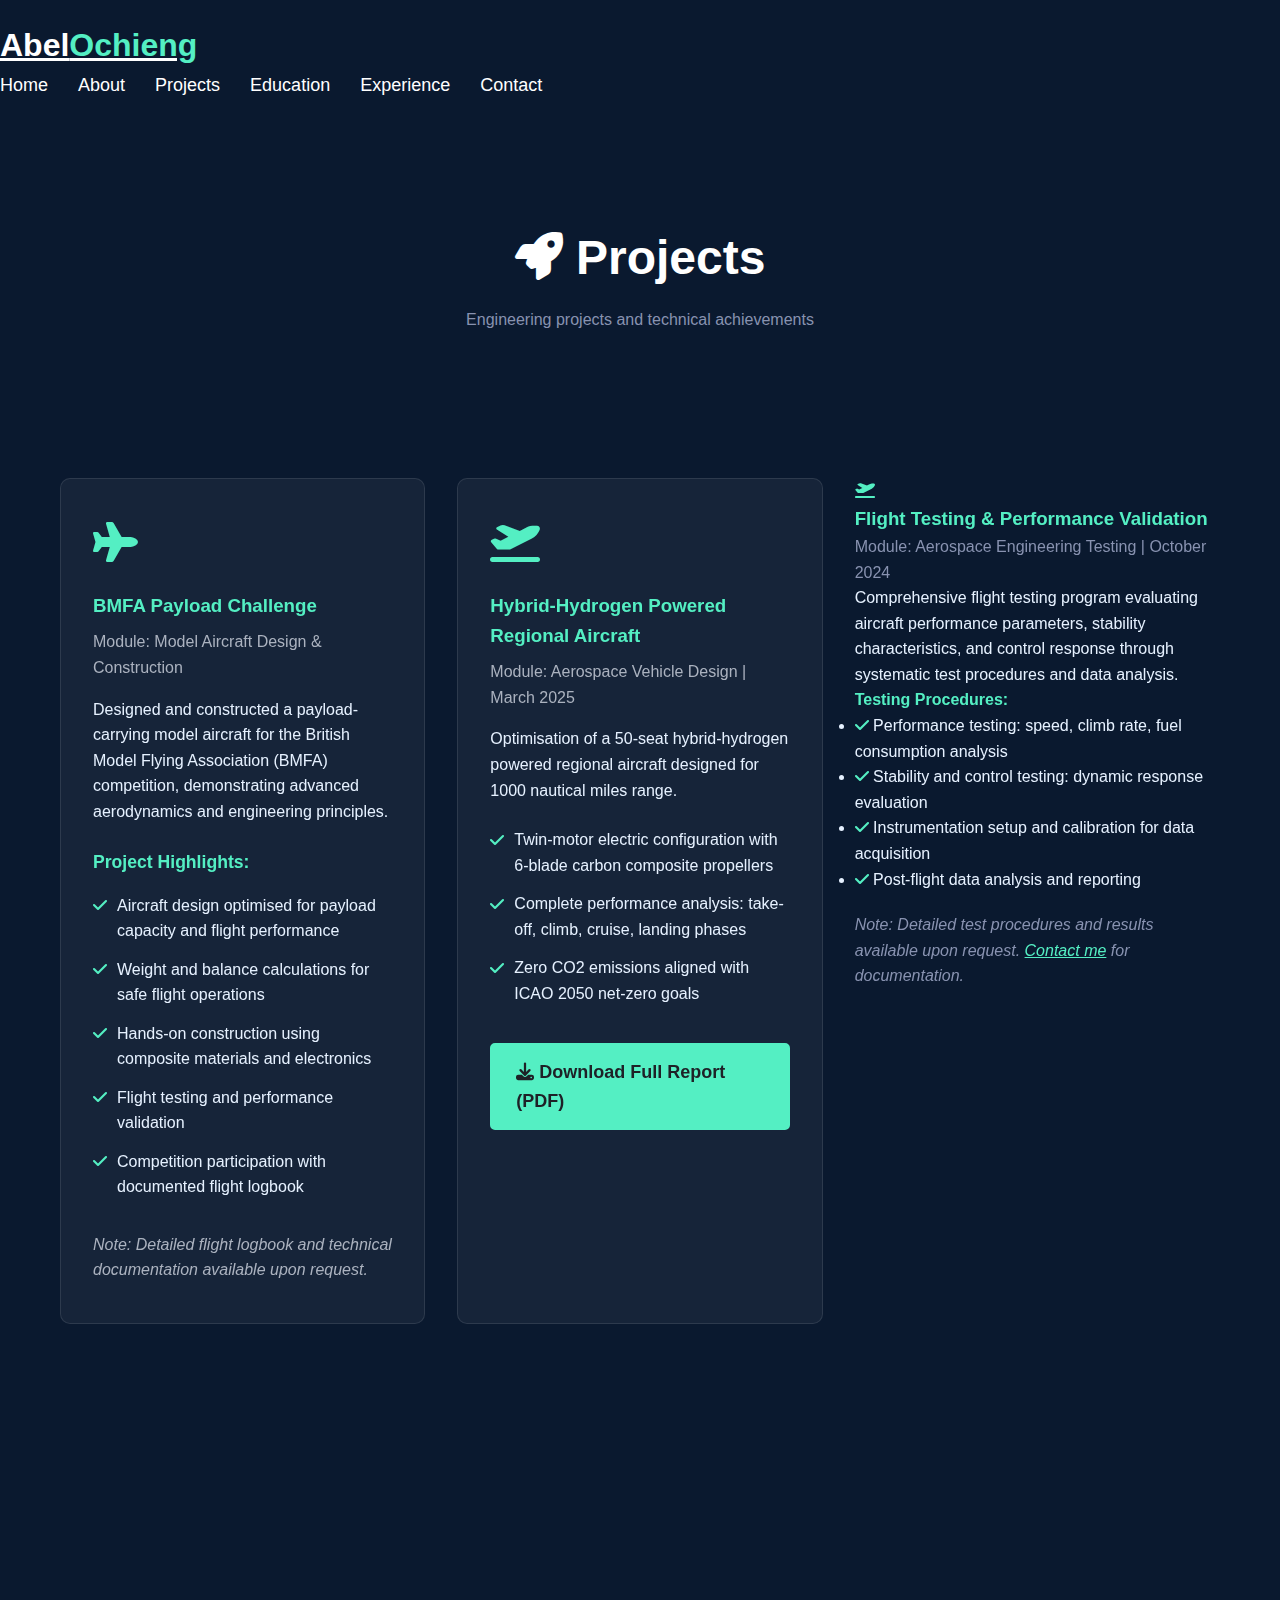
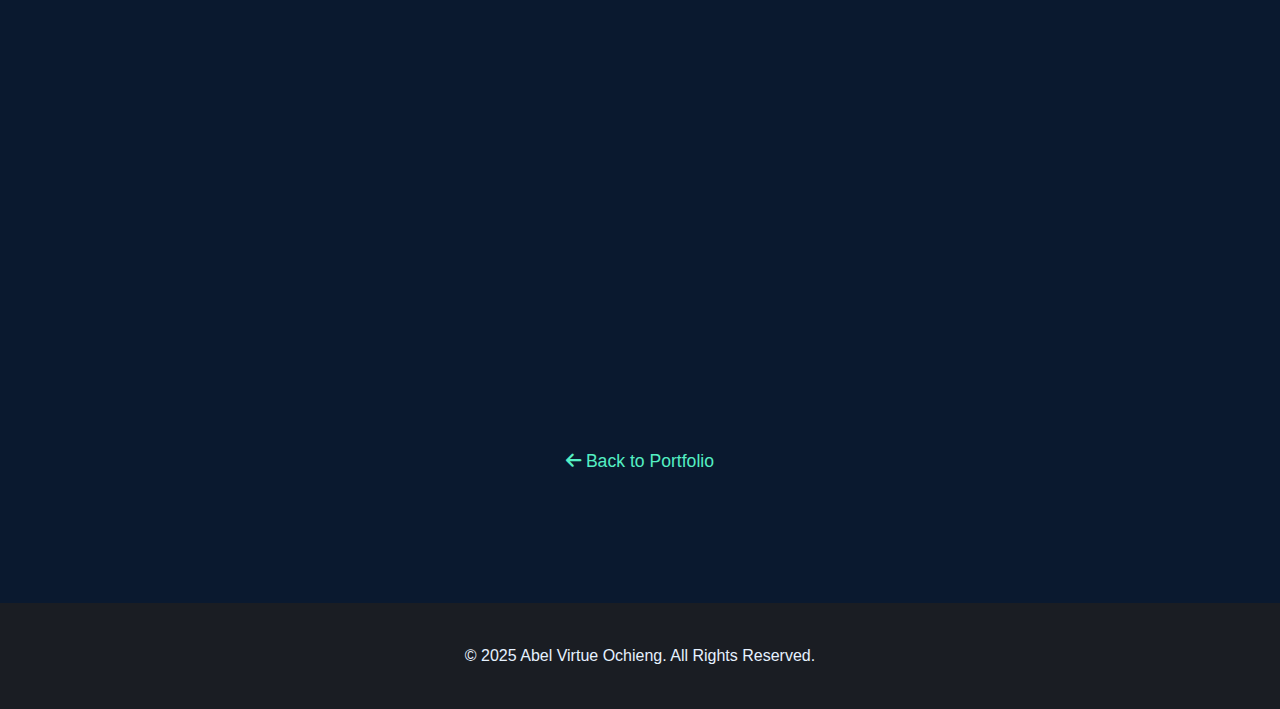
<file: academic-projects.html>
<!DOCTYPE html>
<html lang="en">
<head>
    <meta charset="UTF-8">
    <meta name="viewport" content="width=device-width, initial-scale=1.0">
    <title>Projects | Abel Virtue Ochieng</title>
    
    <style>
/* Reset and Base Styles */
* {
    margin: 0;
    padding: 0;
    box-sizing: border-box;
}

:root {
    --primary-color: #0a192f;
    --secondary-color: #64ffda;
    --accent-color: #54efc3;
    --text-color: #e6f1ff;
    --text-muted: #8892b0;
    --bg-dark: #0a192f;
    --bg-light: #112240;
    --card-bg: #1a2744;
}

html {
    scroll-behavior: smooth;
}

body {
    font-family: 'Segoe UI', Tahoma, Geneva, Verdana, sans-serif;
    background-color: var(--bg-dark);
    color: var(--text-color);
    line-height: 1.6;
    overflow-x: hidden;
}

.container {
    max-width: 1200px;
    margin: 0 auto;
    padding: 0 20px;
}

/* Header Section */
#header {
    width: 100%;
    height: 100vh;
    background-image: linear-gradient(rgba(0,0,0,0.7), rgba(0,0,0,0.7)), url('header-bg.jpg');
    background-size: cover;
    background-position: center;
    position: relative;
}

nav {
    display: flex;
    align-items: center;
    justify-content: space-between;
    padding: 20px 0;
    flex-wrap: wrap;
}

.logo {
    font-size: 32px;
    font-weight: 700;
    color: #fff;
    cursor: pointer;
}

.logo span {
    color: var(--accent-color);
}

nav ul {
    display: flex;
    list-style: none;
    flex-wrap: wrap;
    gap: 30px;
}

nav ul li a {
    color: #fff;
    text-decoration: none;
    font-size: 18px;
    position: relative;
    transition: all 0.3s;
}

nav ul li a:hover {
    color: var(--accent-color);
}

nav ul li a::after {
    content: '';
    width: 0;
    height: 3px;
    background: var(--accent-color);
    position: absolute;
    left: 0;
    bottom: -6px;
    transition: 0.5s;
}

nav ul li a:hover::after {
    width: 100%;
}

.header-text {
    margin-top: 15%;
    font-size: 20px;
}

.header-text h1 {
    font-size: 60px;
    margin-top: 20px;
    line-height: 1.2;
}

.header-text h1 span {
    color: var(--accent-color);
}

.header-text p {
    margin: 10px 0;
    font-size: 18px;
    color: var(--text-muted);
}

/* Mobile menu icons */
nav .fas {
    display: none;
}

/* About Section */
#about {
    padding: 80px 0;
    background: var(--bg-light);
}

.row {
    display: flex;
    justify-content: space-between;
    flex-wrap: wrap;
    gap: 40px;
}

.about-col-1 {
    flex-basis: 35%;
}

.about-col-1 img {
    width: 100%;
    border-radius: 15px;
}

.about-col-2 {
    flex-basis: 60%;
}

.sub-title {
    font-size: 42px;
    font-weight: 600;
    color: #fff;
    margin-bottom: 20px;
}

.about-col-2 p {
    margin-bottom: 15px;
    color: var(--text-muted);
}

/* Skills Tabs */
.skills {
    margin-top: 40px;
}

.skills h3 {
    font-size: 28px;
    margin-bottom: 20px;
}

.tab-titles {
    display: flex;
    margin: 20px 0 40px;
    flex-wrap: wrap;
    gap: 15px;
}

.tab-links {
    font-size: 18px;
    font-weight: 500;
    cursor: pointer;
    position: relative;
    padding: 10px 20px;
    background: rgba(100, 255, 218, 0.1);
    border-radius: 5px;
    transition: all 0.3s;
}

.tab-links:hover {
    background: rgba(100, 255, 218, 0.2);
}

.tab-links.active-link {
    background: var(--accent-color);
    color: var(--bg-dark);
}

.tab-contents ul li {
    list-style: none;
    margin: 15px 0;
    font-size: 16px;
    color: var(--text-muted);
}

.tab-contents ul li span {
    color: var(--accent-color);
    font-size: 18px;
    font-weight: 600;
}

.tab-contents {
    display: none;
}

.tab-contents.active-tab {
    display: block;
}

/* Portfolio Section */
#portfolio {
    padding: 80px 0;
    background: var(--bg-dark);
}

.portfolio-list {
    display: grid;
    grid-template-columns: repeat(auto-fit, minmax(300px, 1fr));
    gap: 40px;
    margin-top: 50px;
}

.portfolio-list div {
    background: var(--card-bg);
    padding: 40px;
    border-radius: 10px;
    transition: all 0.3s;
    border: 1px solid rgba(100, 255, 218, 0.1);
}

.portfolio-list div:hover {
    background: var(--bg-light);
    transform: translateY(-10px);
    border-color: var(--accent-color);
}

.portfolio-list div i {
    font-size: 50px;
    margin-bottom: 20px;
    display: block;
}

.portfolio-list div h2 {
    font-size: 26px;
    font-weight: 500;
    margin-bottom: 15px;
}

.portfolio-list div p {
    color: var(--text-muted);
    margin-bottom: 20px;
}

.portfolio-list div a {
    text-decoration: none;
    color: var(--accent-color);
    font-size: 16px;
    display: inline-block;
    margin-top: 15px;
    transition: all 0.3s;
}

.portfolio-list div a:hover {
    text-decoration: underline;
}

/* Contact Section */
#contact {
    padding: 80px 0;
    background: var(--bg-light);
}

.contact-left {
    flex-basis: 35%;
}

.contact-right {
    flex-basis: 60%;
}

.contact-left p {
    margin: 15px 0;
    font-size: 18px;
    color: var(--text-muted);
}

.contact-left p i {
    color: var(--accent-color);
    margin-right: 15px;
    font-size: 25px;
}

.social-icons {
    margin-top: 30px;
}

.social-icons a {
    text-decoration: none;
    font-size: 30px;
    margin-right: 15px;
    color: var(--text-muted);
    display: inline-block;
    transition: transform 0.5s;
}

.social-icons a:hover {
    color: var(--accent-color);
    transform: translateY(-5px);
}

.contact-right form {
    width: 100%;
}

form input, form textarea {
    width: 100%;
    border: 0;
    outline: none;
    background: var(--bg-dark);
    padding: 15px;
    margin: 15px 0;
    color: #fff;
    font-size: 18px;
    border-radius: 6px;
}

.btn {
    display: inline-block;
    background: var(--accent-color);
    color: var(--bg-dark);
    padding: 14px 60px;
    font-size: 18px;
    margin-top: 20px;
    cursor: pointer;
    border-radius: 6px;
    border: 2px solid var(--accent-color);
    transition: all 0.5s;
    font-weight: 600;
}

.btn:hover {
    background: transparent;
    color: var(--accent-color);
}

.btn2 {
    display: inline-block;
    background: transparent;
}

#msg {
    color: var(--accent-color);
    margin-top: 10px;
    display: block;
}

.copyright {
    width: 100%;
    text-align: center;
    padding: 25px 0;
    background: var(--bg-dark);
    font-weight: 300;
    margin-top: 20px;
}

/* Timeline styles for education/employment */
.timeline {
    padding: 50px 0;
}

.timeline-container {
    position: relative;
    max-width: 1200px;
    margin: 0 auto;
    padding: 40px 0;
}

.timeline-container::after {
    content: '';
    position: absolute;
    width: 6px;
    background: var(--accent-color);
    top: 0;
    bottom: 0;
    left: 50%;
    margin-left: -3px;
}

.timeline-item {
    padding: 20px 40px;
    position: relative;
    background: var(--card-bg);
    border-radius: 6px;
    margin-bottom: 30px;
    border: 1px solid rgba(100, 255, 218, 0.2);
}

.timeline-item h3 {
    color: var(--accent-color);
    margin-bottom: 10px;
}

.timeline-item h4 {
    color: var(--text-muted);
    margin-bottom: 15px;
}

.timeline-item ul {
    list-style-position: inside;
    color: var(--text-muted);
}

.timeline-item ul li {
    margin: 8px 0;
}

.timeline-date {
    color: var(--accent-color);
    font-weight: 600;
    margin-bottom: 10px;
}

.page-header {
    background: var(--bg-dark);
    padding: 100px 0 50px;
    text-align: center;
}

.page-header h1 {
    font-size: 48px;
    color: #fff;
}

.page-header p {
    color: var(--text-muted);
    margin-top: 10px;
}

/* Responsive */
@media only screen and (max-width: 768px) {
    .header-text {
        margin-top: 40%;
        font-size: 16px;
    }
    
    .header-text h1 {
        font-size: 36px;
    }
    
    nav .fas {
        display: block;
        font-size: 25px;
        color: #fff;
        cursor: pointer;
    }
    
    nav ul {
        background: var(--bg-light);
        position: fixed;
        top: 0;
        right: -200px;
        width: 200px;
        height: 100vh;
        padding-top: 50px;
        z-index: 2;
        transition: right 0.5s;
        flex-direction: column;
    }
    
    nav ul li {
        display: block;
        margin: 25px;
    }
    
    nav ul .fas {
        position: absolute;
        top: 25px;
        left: 25px;
        cursor: pointer;
    }
    
    .about-col-1, .about-col-2 {
        flex-basis: 100%;
    }
    
    .contact-left, .contact-right {
        flex-basis: 100%;
    }
    
    .sub-title {
        font-size: 32px;
    }
    
    .timeline-container::after {
        left: 31px;
    }
}
    </style><link rel="stylesheet" href="https://cdnjs.cloudflare.com/ajax/libs/font-awesome/6.4.0/css/all.min.css">
    <link href="https://unpkg.com/aos@next/dist/aos.css" rel="stylesheet">
</head>
<body>

<nav>
    <div class="nav-container">
        <a href="index.html" class="logo">Abel<span>Ochieng</span></a>
        <ul id="sidemenu">
            <li><a href="index.html#home">Home</a></li>
            <li><a href="index.html#about">About</a></li>
            <li><a href="academic-projects.html" class="active">Projects</a></li>
            <li><a href="education-history.html">Education</a></li>
            <li><a href="employment-history.html">Experience</a></li>
            <li><a href="index.html#contact">Contact</a></li>
            <i class="fas fa-times" onclick="closemenu()"></i>
        </ul>
        <i class="fas fa-bars" onclick="openmenu()"></i>
    </div>
</nav>

<!-- Page Header -->
<section class="page-header">
    <h1><i class="fas fa-rocket"></i> Projects</h1>
    <p>Engineering projects and technical achievements</p>
</section>

<!-- Projects Section -->
<section class="projects" style="padding: 4rem 0;">
    <div class="container">
        
        <div class="projects-grid" style="display: grid; grid-template-columns: repeat(auto-fit, minmax(300px, 1fr)); gap: 2rem; margin-top: 2rem;">
            
            <!-- BMFA Payload Challenge Project -->
            <div class="project-card" data-aos="fade-up" data-aos-duration="800" style="background: rgba(255, 255, 255, 0.05); padding: 2rem; border-radius: 10px; border: 1px solid rgba(255, 255, 255, 0.1);">
                <div class="project-icon" style="font-size: 2.5rem; color: #54efc3; margin-bottom: 1rem;">
                    <i class="fas fa-plane"></i>
                </div>
                <h3 style="color: #54efc3; margin-bottom: 0.5rem;">BMFA Payload Challenge</h3>
                <p class="project-module" style="color: #abb2bf; margin-bottom: 1rem;">Module: Model Aircraft Design & Construction</p>
                <p class="project-desc" style="margin-bottom: 1.5rem;">Designed and constructed a payload-carrying model aircraft for the British Model Flying Association (BMFA) competition, demonstrating advanced aerodynamics and engineering principles.</p>
                
                <h4 style="color: #54efc3; font-size: 1.1rem; margin: 1.5rem 0 1rem;">Project Highlights:</h4>
                <ul class="project-highlights" style="list-style: none; padding: 0;">
                    <li style="margin: 0.8rem 0; padding-left: 1.5rem; position: relative;">
                        <i class="fas fa-check" style="position: absolute; left: 0; color: #54efc3; top: 0.3rem;"></i>
                        Aircraft design optimised for payload capacity and flight performance
                    </li>
                    <li style="margin: 0.8rem 0; padding-left: 1.5rem; position: relative;">
                        <i class="fas fa-check" style="position: absolute; left: 0; color: #54efc3; top: 0.3rem;"></i>
                        Weight and balance calculations for safe flight operations
                    </li>
                    <li style="margin: 0.8rem 0; padding-left: 1.5rem; position: relative;">
                        <i class="fas fa-check" style="position: absolute; left: 0; color: #54efc3; top: 0.3rem;"></i>
                        Hands-on construction using composite materials and electronics
                    </li>
                    <li style="margin: 0.8rem 0; padding-left: 1.5rem; position: relative;">
                        <i class="fas fa-check" style="position: absolute; left: 0; color: #54efc3; top: 0.3rem;"></i>
                        Flight testing and performance validation
                    </li>
                    <li style="margin: 0.8rem 0; padding-left: 1.5rem; position: relative;">
                        <i class="fas fa-check" style="position: absolute; left: 0; color: #54efc3; top: 0.3rem;"></i>
                        Competition participation with documented flight logbook
                    </li>
                </ul>
                
                <div style="margin-top: 2rem;">
                    <p style="color: #abb2bf; font-style: italic; margin-bottom: 0.5rem;">Note: Detailed flight logbook and technical documentation available upon request.</p>
                </div>
            </div>

            <!-- Hybrid-Hydrogen Aircraft -->
            <div class="project-card" data-aos="fade-up" data-aos-duration="800" data-aos-delay="100" style="background: rgba(255, 255, 255, 0.05); padding: 2rem; border-radius: 10px; border: 1px solid rgba(255, 255, 255, 0.1);">
                <div class="project-icon" style="font-size: 2.5rem; color: #54efc3; margin-bottom: 1rem;">
                    <i class="fas fa-plane-departure"></i>
                </div>
                <h3 style="color: #54efc3; margin-bottom: 0.5rem;">Hybrid-Hydrogen Powered Regional Aircraft</h3>
                <p class="project-module" style="color: #abb2bf; margin-bottom: 1rem;">Module: Aerospace Vehicle Design | March 2025</p>
                <p class="project-desc" style="margin-bottom: 1.5rem;">Optimisation of a 50-seat hybrid-hydrogen powered regional aircraft designed for 1000 nautical miles range.</p>
                
                <ul class="project-highlights" style="list-style: none; padding: 0;">
                    <li style="margin: 0.8rem 0; padding-left: 1.5rem; position: relative;">
                        <i class="fas fa-check" style="position: absolute; left: 0; color: #54efc3; top: 0.3rem;"></i>
                        Twin-motor electric configuration with 6-blade carbon composite propellers
                    </li>
                    <li style="margin: 0.8rem 0; padding-left: 1.5rem; position: relative;">
                        <i class="fas fa-check" style="position: absolute; left: 0; color: #54efc3; top: 0.3rem;"></i>
                        Complete performance analysis: take-off, climb, cruise, landing phases
                    </li>
                    <li style="margin: 0.8rem 0; padding-left: 1.5rem; position: relative;">
                        <i class="fas fa-check" style="position: absolute; left: 0; color: #54efc3; top: 0.3rem;"></i>
                        Zero CO2 emissions aligned with ICAO 2050 net-zero goals
                    </li>
                </ul>
                
                <a href="/reports/G3.Performance-Propulsion.Ochieng.20011451.pdf" class="btn" download style="display: inline-block; margin-top: 1.5rem; padding: 0.8rem 1.5rem; background: #54efc3; color: #1e2127; border-radius: 5px; text-decoration: none;">
                    <i class="fas fa-download"></i> Download Full Report (PDF)
                </a>
            </div>
        <!-- Project 3: Flight Testing -->
        <div class="project-card" data-aos="fade-up" data-aos-delay="200">
            <div class="project-icon">
                <i class="fas fa-plane-departure" style="color: var(--accent-color);"></i>
            </div>
            <h3 style="color: var(--accent-color);">Flight Testing & Performance Validation</h3>
            <p class="project-subtitle" style="color: var(--text-muted);">Module: Aerospace Engineering Testing | October 2024</p>
            
            <p>Comprehensive flight testing program evaluating aircraft performance parameters, stability characteristics, and control response through systematic test procedures and data analysis.</p>
            
            <div class="project-highlights">
                <h4 style="color: var(--accent-color);">Testing Procedures:</h4>
                <ul>
                    <li><i class="fas fa-check" style="color: var(--accent-color);"></i> Performance testing: speed, climb rate, fuel consumption analysis</li>
                    <li><i class="fas fa-check" style="color: var(--accent-color);"></i> Stability and control testing: dynamic response evaluation</li>
                    <li><i class="fas fa-check" style="color: var(--accent-color);"></i> Instrumentation setup and calibration for data acquisition</li>
                    <li><i class="fas fa-check" style="color: var(--accent-color);"></i> Post-flight data analysis and reporting</li>
                </ul>
            </div>

            <p style="color: var(--text-muted); font-style: italic; margin-top: 20px;">
                Note: Detailed test procedures and results available upon request. <a href="/#contact" style="color: var(--accent-color);">Contact me</a> for documentation.
            </p>
        </div>

        <!-- Project 4: Integrated Systems Reliability -->
        <div class="project-card" data-aos="fade-up" data-aos-delay="300">
            <div class="project-icon">
                <i class="fas fa-network-wired" style="color: var(--accent-color);"></i>
            </div>
            <h3 style="color: var(--accent-color);">Integrated Systems Reliability Analysis</h3>
            <p class="project-subtitle" style="color: var(--text-muted);">Module: Aerospace Systems Integration | November 2024</p>
            
            <p>Advanced reliability engineering study analyzing fault tolerance, redundancy systems, and failure mode effects analysis (FMEA) for integrated aerospace systems with focus on critical subsystem interactions.</p>
            
            <div class="project-highlights">
                <h4 style="color: var(--accent-color);">Analysis Components:</h4>
                <ul>
                    <li><i class="fas fa-check" style="color: var(--accent-color);"></i> Fault tree analysis (FTA) for system-level failure prediction</li>
                    <li><i class="fas fa-check" style="color: var(--accent-color);"></i> FMEA implementation for critical aircraft systems</li>
                    <li><i class="fas fa-check" style="color: var(--accent-color);"></i> Reliability block diagrams and Markov modeling</li>
                    <li><i class="fas fa-check" style="color: var(--accent-color);"></i> Redundancy optimization for safety-critical components</li>
                    <li><i class="fas fa-check" style="color: var(--accent-color);"></i> Monte Carlo simulation for probability assessment</li>
                </ul>
            </div>

            <p style="color: var(--text-muted); font-style: italic; margin-top: 20px;">
                Note: Full reliability analysis report and technical documentation available upon request. <a href="/#contact" style="color: var(--accent-color);">Contact me</a> for access.
            </p>
        </div>

        <!-- Project 5: Aerofoil Analysis -->
        <div class="project-card" data-aos="fade-up" data-aos-delay="400">
            <div class="project-icon">
                <i class="fas fa-wind" style="color: var(--accent-color);"></i>
            </div>
            <h3 style="color: var(--accent-color);">Aerofoil Analysis & Optimization</h3>
            <p class="project-subtitle" style="color: var(--text-muted);">Module: Aerodynamics & Flight Mechanics | September 2024</p>
            
            <p>Comprehensive computational and theoretical analysis of aerofoil performance characteristics, investigating lift-to-drag ratios, stall behavior, and pressure distribution optimization for various flight regimes.</p>
            
            <div class="project-highlights">
                <h4 style="color: var(--accent-color);">Analysis Methods:</h4>
                <ul>
                    <li><i class="fas fa-check" style="color: var(--accent-color);"></i> CFD simulation using ANSYS Fluent for flow visualization</li>
                    <li><i class="fas fa-check" style="color: var(--accent-color);"></i> Pressure coefficient distribution analysis</li>
                    <li><i class="fas fa-check" style="color: var(--accent-color);"></i> Boundary layer transition prediction and separation analysis</li>
                    <li><i class="fas fa-check" style="color: var(--accent-color);"></i> Lift and drag coefficient optimization across angle of attack range</li>
                    <li><i class="fas fa-check" style="color: var(--accent-color);"></i> Comparison with theoretical models and experimental data</li>
                </ul>
            </div>

            <p style="color: var(--text-muted); font-style: italic; margin-top: 20px;">
                Note: CFD results, analysis draft work, and computational data available upon request. <a href="/#contact" style="color: var(--accent-color);">Contact me</a> for documentation.
            </p>
        </div>

        <!-- Project 6: FEA Analysis -->
        <div class="project-card" data-aos="fade-up" data-aos-delay="500">
            <div class="project-icon">
                <i class="fas fa-cube" style="color: var(--accent-color);"></i>
            </div>
            <h3 style="color: var(--accent-color);">Finite Element Analysis (FEA) of Aircraft Structures</h3>
            <p class="project-subtitle" style="color: var(--text-muted);">Module: Structural Analysis & Materials | December 2024</p>
            
            <p>Detailed finite element analysis of aircraft structural components under various loading conditions, evaluating stress distribution, deformation, and safety factors to ensure structural integrity and optimal weight distribution.</p>
            
            <div class="project-highlights">
                <h4 style="color: var(--accent-color);">Analysis Scope:</h4>
                <ul>
                    <li><i class="fas fa-check" style="color: var(--accent-color);"></i> Static and dynamic stress analysis of wing structures</li>
                    <li><i class="fas fa-check" style="color: var(--accent-color);"></i> Fatigue life prediction under cyclic loading</li>
                    <li><i class="fas fa-check" style="color: var(--accent-color);"></i> Material property optimization for weight reduction</li>
                    <li><i class="fas fa-check" style="color: var(--accent-color);"></i> Von Mises stress distribution and failure criteria evaluation</li>
                    <li><i class="fas fa-check" style="color: var(--accent-color);"></i> Modal analysis for vibration characteristics</li>
                    <li><i class="fas fa-check" style="color: var(--accent-color);"></i> Safety factor verification against design requirements</li>
                </ul>
            </div>

            <p style="color: var(--text-muted); font-style: italic; margin-top: 20px;">
                Note: Complete FEA report with simulation results and structural recommendations available upon request. <a href="/#contact" style="color: var(--accent-color);">Contact me</a> for full documentation.
            </p>
        </div>

            
        </div>
        
        <div class="container" style="text-align: center; margin-top: 3rem;">
            <a href="index.html" class="back-link" style="color: #54efc3; text-decoration: none; font-size: 1.1rem;">
                <i class="fas fa-arrow-left"></i> Back to Portfolio
            </a>
        </div>
    </div>
</section>

<!-- Footer -->
<footer style="background: #1a1d23; padding: 2rem 0; text-align: center; margin-top: 4rem;">
    <div class="container">
        <p style="margin: 0.5rem 0;">© 2025 Abel Virtue Ochieng. All Rights Reserved.</p>
    </div>
</footer>

<script>
    var sidemenu = document.getElementById("sidemenu");
    function openmenu() {
        sidemenu.style.right = "0";
    }
    function closemenu() {
        sidemenu.style.right = "-200px";
    }
</script>

<script src="https://unpkg.com/aos@next/dist/aos.js"></script>
<script>
    AOS.init({
        offset: 100,
        duration: 1000,
        easing: 'ease-in-out',
        once: true
    });
</script>

</body>
</html>
</file>
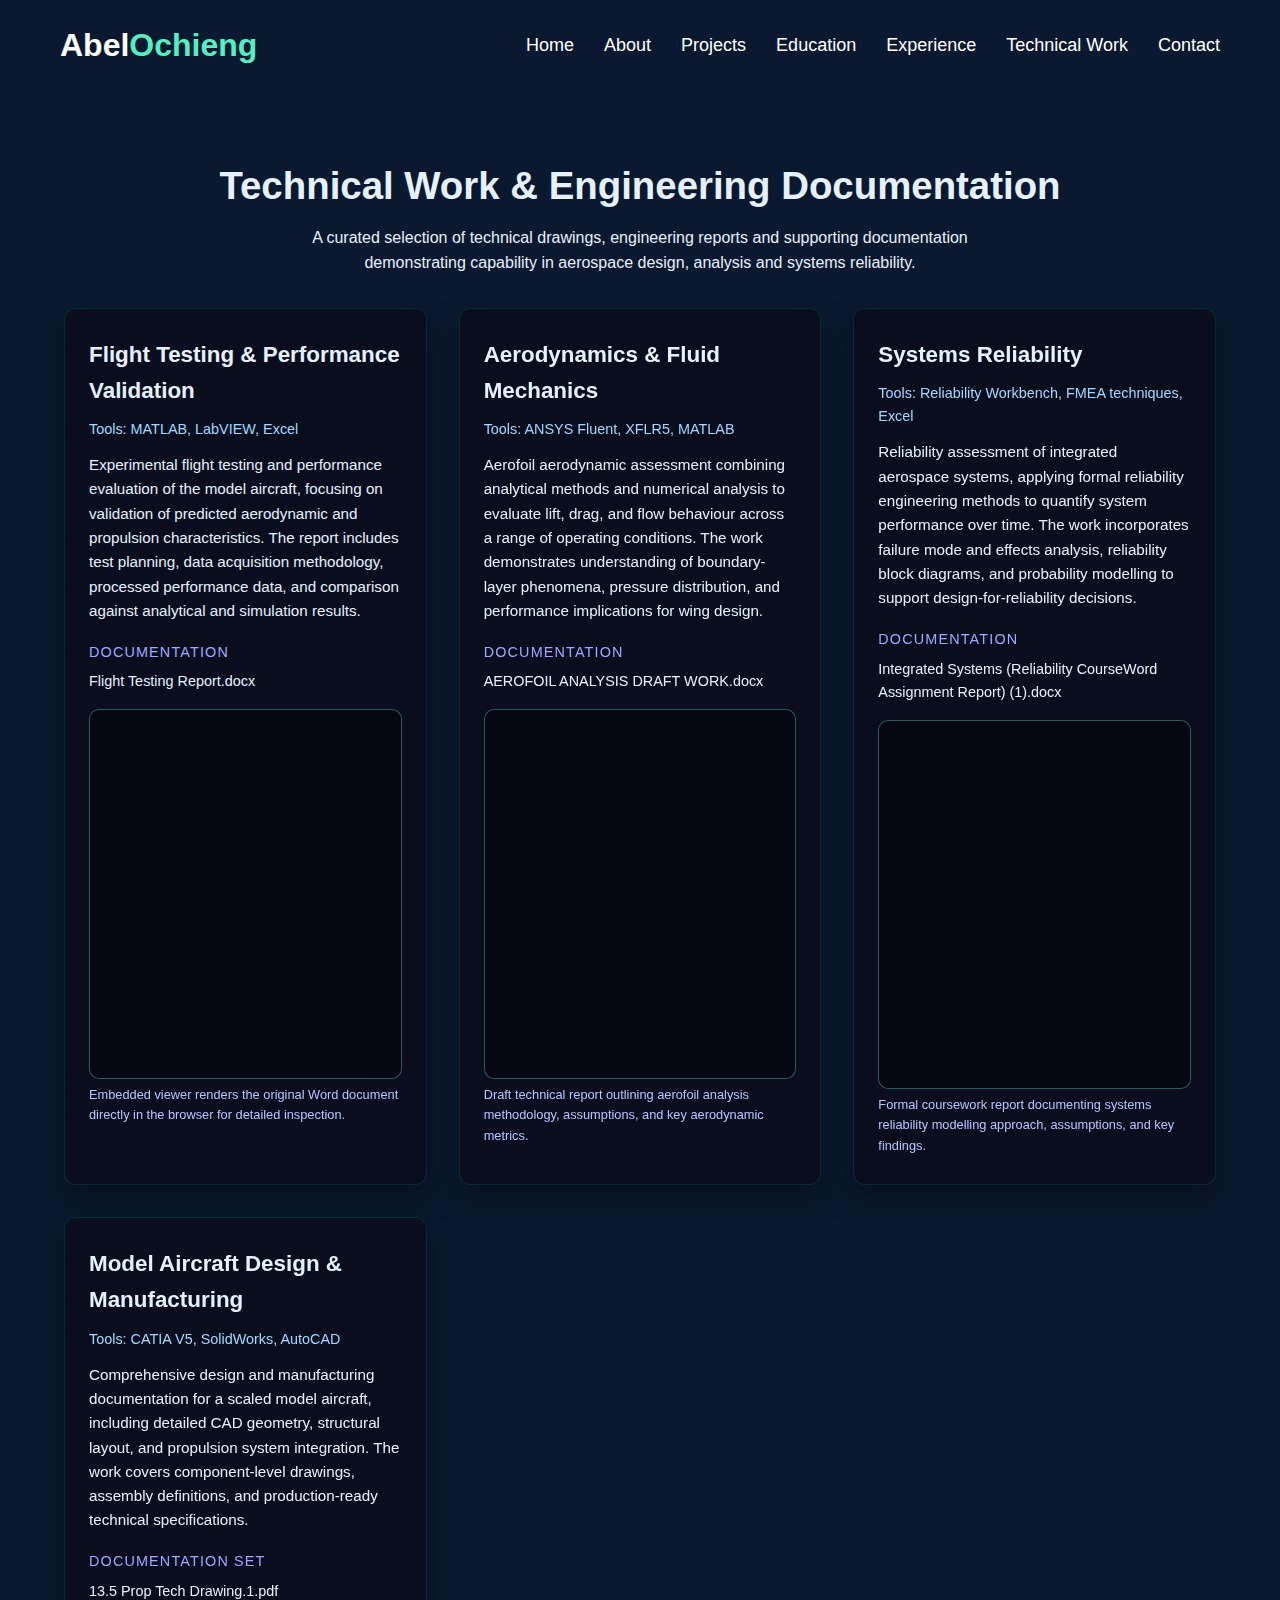
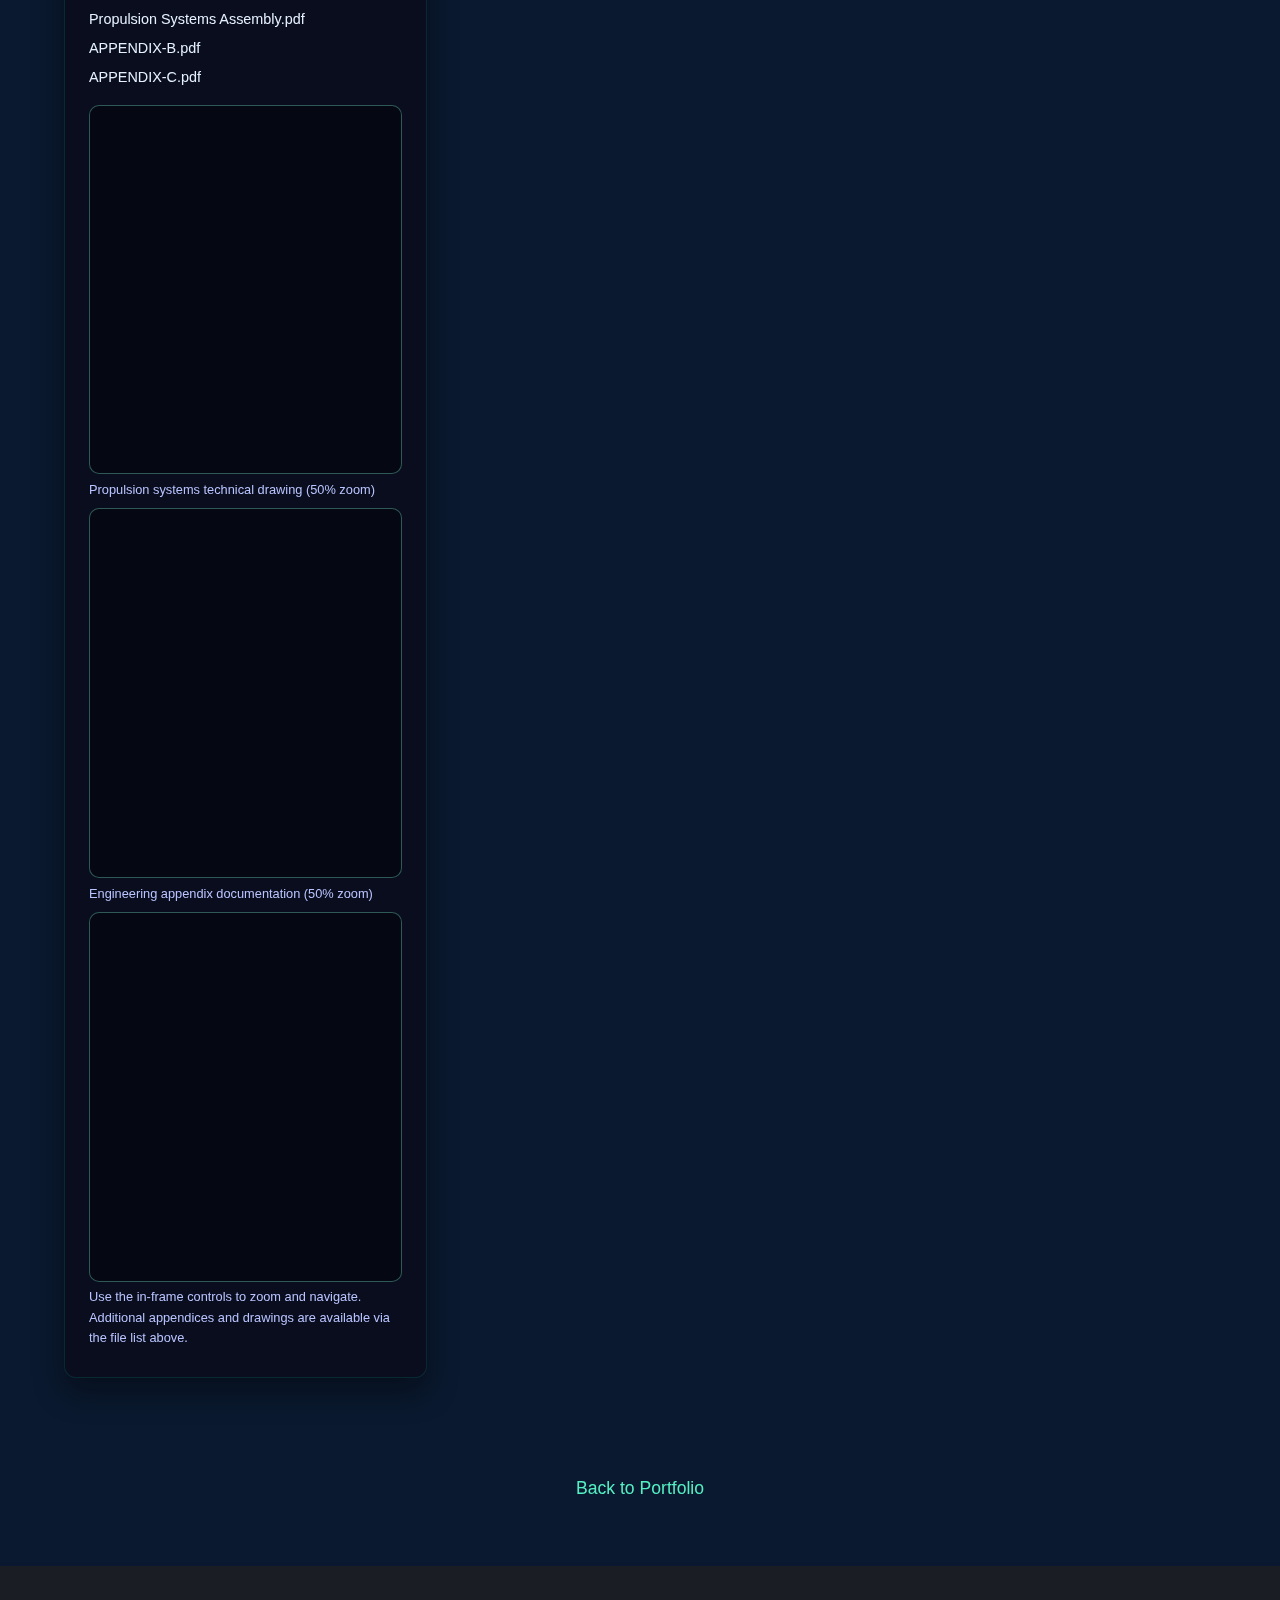
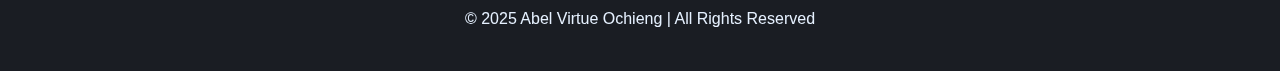
<file: technical-work.html>
<!DOCTYPE html>
<html lang="en">
<head>
    <meta charset="UTF-8">
    <title>Technical Work | Ochieng Virtue</title>
    <meta name="viewport" content="width=device-width, initial-scale=1.0">
    <link rel="stylesheet" href="main.css">
    <link rel="stylesheet" href="home.css">
    <style>
        /* Header Section */
#header {
    width: 100%;
    height: 100vh;
    background-image: linear-gradient(rgba(0,0,0,0.7), rgba(0,0,0,0.7)), url('header-bg.jpg');
    background-size: cover;
    background-position: center;
    position: relative;
}

nav {
    display: flex;
    align-items: center;
    justify-content: space-between;
    padding: 20px 0;
    flex-wrap: wrap;
}

.logo {
    font-size: 32px;
    font-weight: 700;
    color: #fff;
    cursor: pointer;
}

.logo span {
    color: var(--accent-color);
}

nav ul {
    display: flex;
    list-style: none;
    flex-wrap: wrap;
    gap: 30px;
}

nav ul li a {
    color: #fff;
    text-decoration: none;
    font-size: 18px;
    position: relative;
    transition: all 0.3s;
}

nav ul li a:hover {
    color: var(--accent-color);
}

nav ul li a::after {
    content: '';
    width: 0;
    height: 3px;
    background: var(--accent-color);
    position: absolute;
    left: 0;
    bottom: -6px;
    transition: 0.5s;
}

nav ul li a:hover::after {
    width: 100%;
}

.header-text {
    margin-top: 15%;
    font-size: 20px;
}

.header-text h1 {
    font-size: 60px;
    margin-top: 20px;
    line-height: 1.2;
}

.header-text h1 span {
    color: var(--accent-color);
}

.header-text p {
    margin: 10px 0;
    font-size: 18px;
    color: var(--text-muted);
}

/* Mobile menu icons */
nav .fas {
    display: none;
}
        /* Page-specific enhancements (kept minimal to blend with main.css) */
        .tech-page-hero {
            text-align: center;
            padding: 4rem 1.5rem 2rem;
        }
        .tech-page-hero h1 {
            font-size: 2.4rem;
            margin-bottom: 0.5rem;
        }
        .tech-page-hero p {
            max-width: 720px;
            margin: 0.5rem auto 0;
        }

        .tech-projects-grid {
            display: grid;
            grid-template-columns: repeat(auto-fit, minmax(280px, 1fr));
            gap: 2rem;
            padding: 0 1.5rem 3rem;
            max-width: 1200px;
            margin: 0 auto;
        }

        .tech-card {
            background: rgba(10, 12, 28, 0.9);
            border-radius: 12px;
            padding: 1.75rem 1.5rem;
            box-shadow: 0 14px 30px rgba(0, 0, 0, 0.4);
            border: 1px solid rgba(0, 255, 204, 0.12);
            transition: transform 0.25s ease, box-shadow 0.25s ease, border-color 0.25s ease;
        }
        .tech-card:hover {
            transform: translateY(-6px);
            box-shadow: 0 20px 45px rgba(0, 0, 0, 0.6);
            border-color: rgba(0, 255, 204, 0.4);
        }

        .tech-card h2 {
            font-size: 1.4rem;
            margin-bottom: 0.6rem;
        }

        .tech-meta {
            font-size: 0.9rem;
            color: #9fd9ff;
            margin-bottom: 0.75rem;
        }

        .tech-description {
            font-size: 0.95rem;
            line-height: 1.6;
            margin-bottom: 1.1rem;
        }

        .file-list-heading {
            font-size: 0.9rem;
            text-transform: uppercase;
            letter-spacing: 0.08em;
            color: #a0a8ff;
            margin-bottom: 0.4rem;
        }

        .file-list {
            list-style: none;
            padding: 0;
            margin: 0 0 1rem;
        }
        .file-list li {
            font-size: 0.9rem;
            margin-bottom: 0.35rem;
        }

        .file-list a {
            color: #7cf3d6;
            text-decoration: none;
        }
        .file-list a:hover {
            text-decoration: underline;
        }

        .viewer-container {
            margin-top: 0.5rem;
            border-radius: 10px;
            overflow: hidden;
            border: 1px solid rgba(124, 243, 214, 0.35);
            background: #050712;
        }
        .viewer-note {
            font-size: 0.8rem;
            color: #b8c4ff;
            margin-top: 0.35rem;
        }
        iframe {
            width: 100%;
            height: 360px;
            border: none;
        }

        @media (max-width: 768px) {
            .tech-page-hero {
                padding-top: 3rem;
            }
            iframe {
                height: 260px;
            }
        }
    </style>
</head>
<body>
    <!-- Navigation -->
    
    <div class="container">
    <nav>
            <div class="logo" data-aos="fade-down">Abel<span>Ochieng</span></div>
            <ul id="sidemenu">
                <li><a href="index.html#home">Home</a></li>
                <li><a href="index.html#about">About</a></li>
                <li><a href="index.html#projects">Projects</a></li>
                <li><a href="education-history.html">Education</a></li>
                <li><a href="employment-history.html" class="active">Experience</a></li>
                <li><a href="technical-work.html">Technical Work</a></li>
                <li><a href="index.html#contact">Contact</a></li>
                <i class="fas fa-times"></i>
            </ul>
            <i class="fas fa-bars"></i>
    </nav>
        </div>


<main>
    <section class="tech-page-hero">
        <h1>Technical Work & Engineering Documentation</h1>
        <p>
            A curated selection of technical drawings, engineering reports and supporting documentation
            demonstrating capability in aerospace design, analysis and systems reliability.
        </p>
    </section>

    <section class="tech-projects-grid">

        <!-- Flight Testing & Performance Validation -->
        <article class="tech-card">
            <h2>Flight Testing &amp; Performance Validation</h2>
            <p class="tech-meta">Tools: MATLAB, LabVIEW, Excel</p>
            <p class="tech-description">
                Experimental flight testing and performance evaluation of the model aircraft, focusing on validation of
                predicted aerodynamic and propulsion characteristics. The report includes test planning, data
                acquisition methodology, processed performance data, and comparison against analytical and simulation
                results.
            </p>

            <p class="file-list-heading">Documentation</p>
            <ul class="file-list">
                <li>Flight Testing Report.docx</li>
            </ul>

            <div class="viewer-container">
                <iframe 
                    src="https://view.officeapps.live.com/op/embed.aspx?src=https://ochiengvirtue-cyber.github.io/technical-work/Flight%20Testing%20Report.docx">
                </iframe>
            </div>
            <p class="viewer-note">
                Embedded viewer renders the original Word document directly in the browser for detailed inspection.
            </p>
        </article>

        <!-- Aerodynamics & Fluid Mechanics -->
        <article class="tech-card">
            <h2>Aerodynamics &amp; Fluid Mechanics</h2>
            <p class="tech-meta">Tools: ANSYS Fluent, XFLR5, MATLAB</p>
            <p class="tech-description">
                Aerofoil aerodynamic assessment combining analytical methods and numerical analysis to evaluate lift,
                drag, and flow behaviour across a range of operating conditions. The work demonstrates understanding of
                boundary-layer phenomena, pressure distribution, and performance implications for wing design.
            </p>

            <p class="file-list-heading">Documentation</p>
            <ul class="file-list">
                <li>AEROFOIL ANALYSIS DRAFT WORK.docx</li>
            </ul>

            <div class="viewer-container">
                <iframe 
                    src="https://view.officeapps.live.com/op/embed.aspx?src=https://ochiengvirtue-cyber.github.io/technical-work/AEROFOIL%20ANALYSIS%20DRAFT%20WORK.docx">
                </iframe>
            </div>
            <p class="viewer-note">
                Draft technical report outlining aerofoil analysis methodology, assumptions, and key aerodynamic metrics.
            </p>
        </article>

        <!-- Systems Reliability -->
        <article class="tech-card">
            <h2>Systems Reliability</h2>
            <p class="tech-meta">Tools: Reliability Workbench, FMEA techniques, Excel</p>
            <p class="tech-description">
                Reliability assessment of integrated aerospace systems, applying formal reliability engineering methods to
                quantify system performance over time. The work incorporates failure mode and effects analysis,
                reliability block diagrams, and probability modelling to support design-for-reliability decisions.
            </p>

            <p class="file-list-heading">Documentation</p>
            <ul class="file-list">
                <li>Integrated Systems (Reliability CourseWord Assignment Report) (1).docx</li>
            </ul>

            <div class="viewer-container">
                <iframe 
                    src="https://view.officeapps.live.com/op/embed.aspx?src=https://ochiengvirtue-cyber.github.io/technical-work/Integrated%20Systems%20(Reliability%20CourseWord%20Assignment%20Report)%20(1).docx">
                </iframe>
            </div>
            <p class="viewer-note">
                Formal coursework report documenting systems reliability modelling approach, assumptions, and key findings.
            </p>
        </article>

     <!-- Model Aircraft Design & Manufacturing -->
        <article class="tech-card">
            <h2>Model Aircraft Design &amp; Manufacturing</h2>
            <p class="tech-meta">Tools: CATIA V5, SolidWorks, AutoCAD</p>
            <p class="tech-description">
                Comprehensive design and manufacturing documentation for a scaled model aircraft, including detailed
                CAD geometry, structural layout, and propulsion system integration. The work covers component-level
                drawings, assembly definitions, and production-ready technical specifications.
            </p>

            <p class="file-list-heading">Documentation set</p>
            <ul class="file-list">
                <li>13.5 Prop Tech Drawing.1.pdf</li>
                <li>Propulsion Systems Assembly.pdf</li>
                <li>APPENDIX-B.pdf</li>
                <li>APPENDIX-C.pdf</li>
            </ul>
                        <div class="viewer-container">
                <iframe 
                    src="https://docs.google.com/gview?url=https://ochiengvirtue-cyber.github.io/technical-work/13.5%20Prop%20Tech%20Drawing.1.pdf&embedded=true&zoom=50">
                </iframe>
            </div>
            <p class="viewer-note">Propulsion systems technical drawing (50% zoom)</p>

            <div class="viewer-container">
                <iframe 
                    src="https://docs.google.com/gview?url=https://ochiengvirtue-cyber.github.io/technical-work/APPENDIX-B.pdf&embedded=true&zoom=50">
                </iframe>
            </div>
            <p class="viewer-note">Engineering appendix documentation (50% zoom)</p>


            <!-- Example: main combined or representative PDF viewer -->
            <div class="viewer-container">
                <iframe 
                    src="https://docs.google.com/gview?url=https://ochiengvirtue-cyber.github.io/technical-work/Propulsion%20Systems%20Assembly.pdf&embedded=true">
                </iframe>
            </div>
            <p class="viewer-note">
                Use the in-frame controls to zoom and navigate. Additional appendices and drawings are available via the file list above.
            </p>
        </article>

    </section>
</main>

  <div class="container" style="text-align: center; margin-top: 3rem;">
            <a href="index.html" class="back-link" style="color: #54efc3; text-decoration: none; font-size: 1.1rem;">
                <i class="fas fa-arrow-left"></i> Back to Portfolio
            </a>
        </div>

    <!-- Footer -->
  <footer style="background: #1a1d23; padding: 2rem 0; text-align: center; margin-top: 4rem;">
    <div class="container">
        <p style="margin: 0.5rem 0;">© 2025 Abel Virtue Ochieng | All Rights Reserved</p>
    </div>
</footer>

<script>
    const yearSpan = document.getElementById('year');
    if (yearSpan) {
        yearSpan.textContent = new Date().getFullYear();
    }
</script>
</body>
</html>
</file>
<file: main.css>
/* Reset and Base Styles */
* {
    margin: 0;
    padding: 0;
    box-sizing: border-box;
}

:root {
    --primary-color: #0a192f;
    --secondary-color: #64ffda;
    --accent-color: #54efc3;
    --text-color: #e6f1ff;
    --text-muted: #8892b0;
    --bg-dark: #0a192f;
    --bg-light: #112240;
    --card-bg: #1a2744;
}

html {
    scroll-behavior: smooth;
}

body {
    font-family: 'Segoe UI', Tahoma, Geneva, Verdana, sans-serif;
    background-color: var(--bg-dark);
    color: var(--text-color);
    line-height: 1.6;
    overflow-x: hidden;
}

.container {
    max-width: 1200px;
    margin: 0 auto;
    padding: 0 20px;
}

/* Header Section */
#header {
    width: 100%;
    height: 100vh;
    background-image: linear-gradient(rgba(0,0,0,0.7), rgba(0,0,0,0.7)), url('header-bg.jpg');
    background-size: cover;
    background-position: center;
    position: relative;
}

nav {
    display: flex;
    align-items: center;
    justify-content: space-between;
    padding: 20px 0;
    flex-wrap: wrap;
}

.logo {
    font-size: 32px;
    font-weight: 700;
    color: #fff;
    cursor: pointer;
}

.logo span {
    color: var(--accent-color);
}

nav ul {
    display: flex;
    list-style: none;
    flex-wrap: wrap;
    gap: 30px;
}

nav ul li a {
    color: #fff;
    text-decoration: none;
    font-size: 18px;
    position: relative;
    transition: all 0.3s;
}

nav ul li a:hover {
    color: var(--accent-color);
}

nav ul li a::after {
    content: '';
    width: 0;
    height: 3px;
    background: var(--accent-color);
    position: absolute;
    left: 0;
    bottom: -6px;
    transition: 0.5s;
}

nav ul li a:hover::after {
    width: 100%;
}

.header-text {
    margin-top: 15%;
    font-size: 20px;
}

.header-text h1 {
    font-size: 60px;
    margin-top: 20px;
    line-height: 1.2;
}

.header-text h1 span {
    color: var(--accent-color);
}

.header-text p {
    margin: 10px 0;
    font-size: 18px;
    color: var(--text-muted);
}

/* Mobile menu icons */
nav .fas {
    display: none;
}

/* About Section */
#about {
    padding: 80px 0;
    background: var(--bg-light);
}

.row {
    display: flex;
    justify-content: space-between;
    flex-wrap: wrap;
    gap: 40px;
}

.about-col-1 {
    flex-basis: 35%;
}

.about-col-1 img {
    width: 100%;
    border-radius: 15px;
}

.about-col-2 {
    flex-basis: 60%;
}

.sub-title {
    font-size: 42px;
    font-weight: 600;
    color: #fff;
    margin-bottom: 20px;
}

.about-col-2 p {
    margin-bottom: 15px;
    color: var(--text-muted);
}

/* Skills Tabs */
.skills {
    margin-top: 40px;
}

.skills h3 {
    font-size: 28px;
    margin-bottom: 20px;
}

.tab-titles {
    display: flex;
    margin: 20px 0 40px;
    flex-wrap: wrap;
    gap: 15px;
}

.tab-links {
    font-size: 18px;
    font-weight: 500;
    cursor: pointer;
    position: relative;
    padding: 10px 20px;
    background: rgba(100, 255, 218, 0.1);
    border-radius: 5px;
    transition: all 0.3s;
}

.tab-links:hover {
    background: rgba(100, 255, 218, 0.2);
}

.tab-links.active-link {
    background: var(--accent-color);
    color: var(--bg-dark);
}

.tab-contents ul li {
    list-style: none;
    margin: 15px 0;
    font-size: 16px;
    color: var(--text-muted);
}

.tab-contents ul li span {
    color: var(--accent-color);
    font-size: 18px;
    font-weight: 600;
}

.tab-contents {
    display: none;
}

.tab-contents.active-tab {
    display: block;
}

/* Portfolio Section */
#portfolio {
    padding: 80px 0;
    background: var(--bg-dark);
}

.portfolio-list {
    display: grid;
    grid-template-columns: repeat(auto-fit, minmax(300px, 1fr));
    gap: 40px;
    margin-top: 50px;
}

.portfolio-list div {
    background: var(--card-bg);
    padding: 40px;
    border-radius: 10px;
    transition: all 0.3s;
    border: 1px solid rgba(100, 255, 218, 0.1);
}

.portfolio-list div:hover {
    background: var(--bg-light);
    transform: translateY(-10px);
    border-color: var(--accent-color);
}

.portfolio-list div i {
    font-size: 50px;
    margin-bottom: 20px;
    display: block;
}

.portfolio-list div h2 {
    font-size: 26px;
    font-weight: 500;
    margin-bottom: 15px;
}

.portfolio-list div p {
    color: var(--text-muted);
    margin-bottom: 20px;
}

.portfolio-list div a {
    text-decoration: none;
    color: var(--accent-color);
    font-size: 16px;
    display: inline-block;
    margin-top: 15px;
    transition: all 0.3s;
}

.portfolio-list div a:hover {
    text-decoration: underline;
}

/* Contact Section */
#contact {
    padding: 80px 0;
    background: var(--bg-light);
}

.contact-left {
    flex-basis: 35%;
}

.contact-right {
    flex-basis: 60%;
}

.contact-left p {
    margin: 15px 0;
    font-size: 18px;
    color: var(--text-muted);
}

.contact-left p i {
    color: var(--accent-color);
    margin-right: 15px;
    font-size: 25px;
}

.social-icons {
    margin-top: 30px;
}

.social-icons a {
    text-decoration: none;
    font-size: 30px;
    margin-right: 15px;
    color: var(--text-muted);
    display: inline-block;
    transition: transform 0.5s;
}

.social-icons a:hover {
    color: var(--accent-color);
    transform: translateY(-5px);
}

.contact-right form {
    width: 100%;
}

form input, form textarea {
    width: 100%;
    border: 0;
    outline: none;
    background: var(--bg-dark);
    padding: 15px;
    margin: 15px 0;
    color: #fff;
    font-size: 18px;
    border-radius: 6px;
}

.btn {
    display: inline-block;
    background: var(--accent-color);
    color: var(--bg-dark);
    padding: 14px 60px;
    font-size: 18px;
    margin-top: 20px;
    cursor: pointer;
    border-radius: 6px;
    border: 2px solid var(--accent-color);
    transition: all 0.5s;
    font-weight: 600;
}

.btn:hover {
    background: transparent;
    color: var(--accent-color);
}

.btn2 {
    display: inline-block;
    background: transparent;
}

#msg {
    color: var(--accent-color);
    margin-top: 10px;
    display: block;
}

.copyright {
    width: 100%;
    text-align: center;
    padding: 25px 0;
    background: var(--bg-dark);
    font-weight: 300;
    margin-top: 20px;
}

/* Timeline styles for education/employment */
.timeline {
    padding: 50px 0;
}

.timeline-container {
    position: relative;
    max-width: 1200px;
    margin: 0 auto;
    padding: 40px 0;
}

.timeline-container::after {
    content: '';
    position: absolute;
    width: 6px;
    background: var(--accent-color);
    top: 0;
    bottom: 0;
    left: 50%;
    margin-left: -3px;
}

.timeline-item {
    padding: 20px 40px;
    position: relative;
    background: var(--card-bg);
    border-radius: 6px;
    margin-bottom: 30px;
    border: 1px solid rgba(100, 255, 218, 0.2);
}

.timeline-item h3 {
    color: var(--accent-color);
    margin-bottom: 10px;
}

.timeline-item h4 {
    color: var(--text-muted);
    margin-bottom: 15px;
}

.timeline-item ul {
    list-style-position: inside;
    color: var(--text-muted);
}

.timeline-item ul li {
    margin: 8px 0;
}

.timeline-date {
    color: var(--accent-color);
    font-weight: 600;
    margin-bottom: 10px;
}

.page-header {
    background: var(--bg-dark);
    padding: 100px 0 50px;
    text-align: center;
}

.page-header h1 {
    font-size: 48px;
    color: #fff;
}

.page-header p {
    color: var(--text-muted);
    margin-top: 10px;
}

/* Responsive */
@media only screen and (max-width: 768px) {
    .header-text {
        margin-top: 40%;
        font-size: 16px;
    }
    
    .header-text h1 {
        font-size: 36px;
    }
    
    nav .fas {
        display: block;
        font-size: 25px;
        color: #fff;
        cursor: pointer;
    }
    
    nav ul {
        background: var(--bg-light);
        position: fixed;
        top: 0;
        right: -200px;
        width: 200px;
        height: 100vh;
        padding-top: 50px;
        z-index: 2;
        transition: right 0.5s;
        flex-direction: column;
    }
    
    nav ul li {
        display: block;
        margin: 25px;
    }
    
    nav ul .fas {
        position: absolute;
        top: 25px;
        left: 25px;
        cursor: pointer;
    }
    
    .about-col-1, .about-col-2 {
        flex-basis: 100%;
    }
    
    .contact-left, .contact-right {
        flex-basis: 100%;
    }
    
    .sub-title {
        font-size: 32px;
    }
    
    .timeline-container::after {
        left: 31px;
    }
}
</file>
<file: home.css>
/* Reset and Base Styles */
* {
    margin: 0;
    padding: 0;
    box-sizing: border-box;
}

:root {
    --primary-color: #0a192f;
    --secondary-color: #64ffda;
    --accent-color: #54efc3;
    --text-color: #e6f1ff;
    --text-muted: #8892b0;
    --bg-dark: #0a192f;
    --bg-light: #112240;
    --card-bg: #1a2744;
}

html {
    scroll-behavior: smooth;
}

body {
    font-family: 'Segoe UI', Tahoma, Geneva, Verdana, sans-serif;
    background-color: var(--bg-dark);
    color: var(--text-color);
    line-height: 1.6;
    overflow-x: hidden;
}

.container {
    max-width: 1200px;
    margin: 0 auto;
    padding: 0 20px;
}

/* Header Section */
#header {
    width: 100%;
    height: 100vh;
    background-image: linear-gradient(rgba(0,0,0,0.7), rgba(0,0,0,0.7)), url('header-bg.jpg');
    background-size: cover;
    background-position: center;
    position: relative;
}

nav {
    display: flex;
    align-items: center;
    justify-content: space-between;
    padding: 20px 0;
    flex-wrap: wrap;
}

.logo {
    font-size: 32px;
    font-weight: 700;
    color: #fff;
    cursor: pointer;
}

.logo span {
    color: var(--accent-color);
}

nav ul {
    display: flex;
    list-style: none;
    flex-wrap: wrap;
    gap: 30px;
}

nav ul li a {
    color: #fff;
    text-decoration: none;
    font-size: 18px;
    position: relative;
    transition: all 0.3s;
}

nav ul li a:hover {
    color: var(--accent-color);
}

nav ul li a::after {
    content: '';
    width: 0;
    height: 3px;
    background: var(--accent-color);
    position: absolute;
    left: 0;
    bottom: -6px;
    transition: 0.5s;
}

nav ul li a:hover::after {
    width: 100%;
}

.header-text {
    margin-top: 15%;
    font-size: 20px;
}

.header-text h1 {
    font-size: 60px;
    margin-top: 20px;
    line-height: 1.2;
}

.header-text h1 span {
    color: var(--accent-color);
}

.header-text p {
    margin: 10px 0;
    font-size: 18px;
    color: var(--text-muted);
}

/* Mobile menu icons */
nav .fas {
    display: none;
}

/* About Section */
#about {
    padding: 80px 0;
    background: var(--bg-light);
}

.row {
    display: flex;
    justify-content: space-between;
    flex-wrap: wrap;
    gap: 40px;
}

.about-col-1 {
    flex-basis: 35%;
}

.about-col-1 img {
    width: 100%;
    border-radius: 15px;
}

.about-col-2 {
    flex-basis: 60%;
}

.sub-title {
    font-size: 42px;
    font-weight: 600;
    color: #fff;
    margin-bottom: 20px;
}

.about-col-2 p {
    margin-bottom: 15px;
    color: var(--text-muted);
}

/* Skills Tabs */
.skills {
    margin-top: 40px;
}

.skills h3 {
    font-size: 28px;
    margin-bottom: 20px;
}

.tab-titles {
    display: flex;
    margin: 20px 0 40px;
    flex-wrap: wrap;
    gap: 15px;
}

.tab-links {
    font-size: 18px;
    font-weight: 500;
    cursor: pointer;
    position: relative;
    padding: 10px 20px;
    background: rgba(100, 255, 218, 0.1);
    border-radius: 5px;
    transition: all 0.3s;
}

.tab-links:hover {
    background: rgba(100, 255, 218, 0.2);
}

.tab-links.active-link {
    background: var(--accent-color);
    color: var(--bg-dark);
}

.tab-contents ul li {
    list-style: none;
    margin: 15px 0;
    font-size: 16px;
    color: var(--text-muted);
}

.tab-contents ul li span {
    color: var(--accent-color);
    font-size: 18px;
    font-weight: 600;
}

.tab-contents {
    display: none;
}

.tab-contents.active-tab {
    display: block;
}

/* Portfolio Section */
#portfolio {
    padding: 80px 0;
    background: var(--bg-dark);
}

.portfolio-list {
    display: grid;
    grid-template-columns: repeat(auto-fit, minmax(300px, 1fr));
    gap: 40px;
    margin-top: 50px;
}

.portfolio-list div {
    background: var(--card-bg);
    padding: 40px;
    border-radius: 10px;
    transition: all 0.3s;
    border: 1px solid rgba(100, 255, 218, 0.1);
}

.portfolio-list div:hover {
    background: var(--bg-light);
    transform: translateY(-10px);
    border-color: var(--accent-color);
}

.portfolio-list div i {
    font-size: 50px;
    margin-bottom: 20px;
    display: block;
}

.portfolio-list div h2 {
    font-size: 26px;
    font-weight: 500;
    margin-bottom: 15px;
}

.portfolio-list div p {
    color: var(--text-muted);
    margin-bottom: 20px;
}

.portfolio-list div a {
    text-decoration: none;
    color: var(--accent-color);
    font-size: 16px;
    display: inline-block;
    margin-top: 15px;
    transition: all 0.3s;
}

.portfolio-list div a:hover {
    text-decoration: underline;
}

/* Contact Section */
#contact {
    padding: 80px 0;
    background: var(--bg-light);
}

.contact-left {
    flex-basis: 35%;
}

.contact-right {
    flex-basis: 60%;
}

.contact-left p {
    margin: 15px 0;
    font-size: 18px;
    color: var(--text-muted);
}

.contact-left p i {
    color: var(--accent-color);
    margin-right: 15px;
    font-size: 25px;
}

.social-icons {
    margin-top: 30px;
}

.social-icons a {
    text-decoration: none;
    font-size: 30px;
    margin-right: 15px;
    color: var(--text-muted);
    display: inline-block;
    transition: transform 0.5s;
}

.social-icons a:hover {
    color: var(--accent-color);
    transform: translateY(-5px);
}

.contact-right form {
    width: 100%;
}

form input, form textarea {
    width: 100%;
    border: 0;
    outline: none;
    background: var(--bg-dark);
    padding: 15px;
    margin: 15px 0;
    color: #fff;
    font-size: 18px;
    border-radius: 6px;
}

.btn {
    display: inline-block;
    background: var(--accent-color);
    color: var(--bg-dark);
    padding: 14px 60px;
    font-size: 18px;
    margin-top: 20px;
    cursor: pointer;
    border-radius: 6px;
    border: 2px solid var(--accent-color);
    transition: all 0.5s;
    font-weight: 600;
}

.btn:hover {
    background: transparent;
    color: var(--accent-color);
}

.btn2 {
    display: inline-block;
    background: transparent;
}

#msg {
    color: var(--accent-color);
    margin-top: 10px;
    display: block;
}

.copyright {
    width: 100%;
    text-align: center;
    padding: 25px 0;
    background: var(--bg-dark);
    font-weight: 300;
    margin-top: 20px;
}

/* Timeline styles for education/employment */
.timeline {
    padding: 50px 0;
}

.timeline-container {
    position: relative;
    max-width: 1200px;
    margin: 0 auto;
    padding: 40px 0;
}

.timeline-container::after {
    content: '';
    position: absolute;
    width: 6px;
    background: var(--accent-color);
    top: 0;
    bottom: 0;
    left: 50%;
    margin-left: -3px;
}

.timeline-item {
    padding: 20px 40px;
    position: relative;
    background: var(--card-bg);
    border-radius: 6px;
    margin-bottom: 30px;
    border: 1px solid rgba(100, 255, 218, 0.2);
}

.timeline-item h3 {
    color: var(--accent-color);
    margin-bottom: 10px;
}

.timeline-item h4 {
    color: var(--text-muted);
    margin-bottom: 15px;
}

.timeline-item ul {
    list-style-position: inside;
    color: var(--text-muted);
}

.timeline-item ul li {
    margin: 8px 0;
}

.timeline-date {
    color: var(--accent-color);
    font-weight: 600;
    margin-bottom: 10px;
}

.page-header {
    background: var(--bg-dark);
    padding: 100px 0 50px;
    text-align: center;
}

.page-header h1 {
    font-size: 48px;
    color: #fff;
}

.page-header p {
    color: var(--text-muted);
    margin-top: 10px;
}

/* Responsive */
@media only screen and (max-width: 768px) {
    .header-text {
        margin-top: 40%;
        font-size: 16px;
    }
    
    .header-text h1 {
        font-size: 36px;
    }
    
    nav .fas {
        display: block;
        font-size: 25px;
        color: #fff;
        cursor: pointer;
    }
    
    nav ul {
        background: var(--bg-light);
        position: fixed;
        top: 0;
        right: -200px;
        width: 200px;
        height: 100vh;
        padding-top: 50px;
        z-index: 2;
        transition: right 0.5s;
        flex-direction: column;
    }
    
    nav ul li {
        display: block;
        margin: 25px;
    }
    
    nav ul .fas {
        position: absolute;
        top: 25px;
        left: 25px;
        cursor: pointer;
    }
    
    .about-col-1, .about-col-2 {
        flex-basis: 100%;
    }
    
    .contact-left, .contact-right {
        flex-basis: 100%;
    }
    
    .sub-title {
        font-size: 32px;
    }
    
    .timeline-container::after {
        left: 31px;
    }
}
</file>
